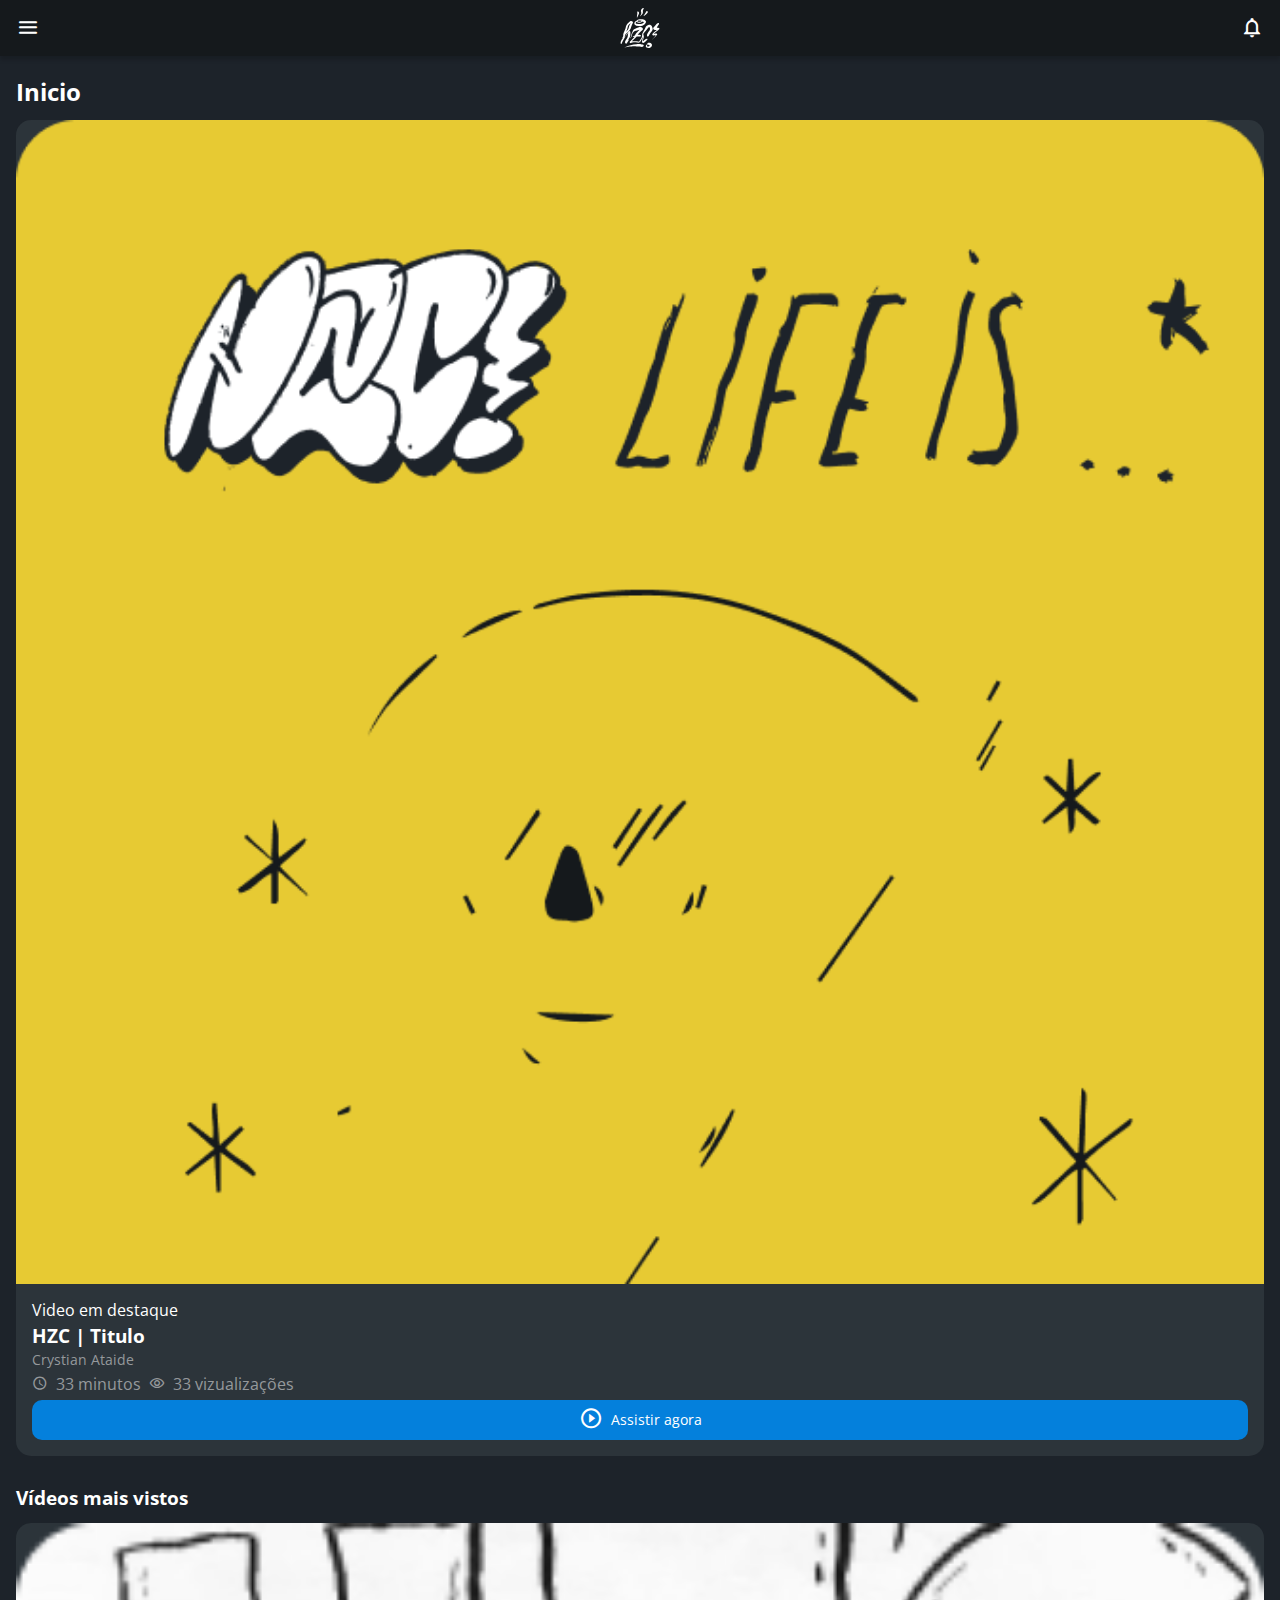
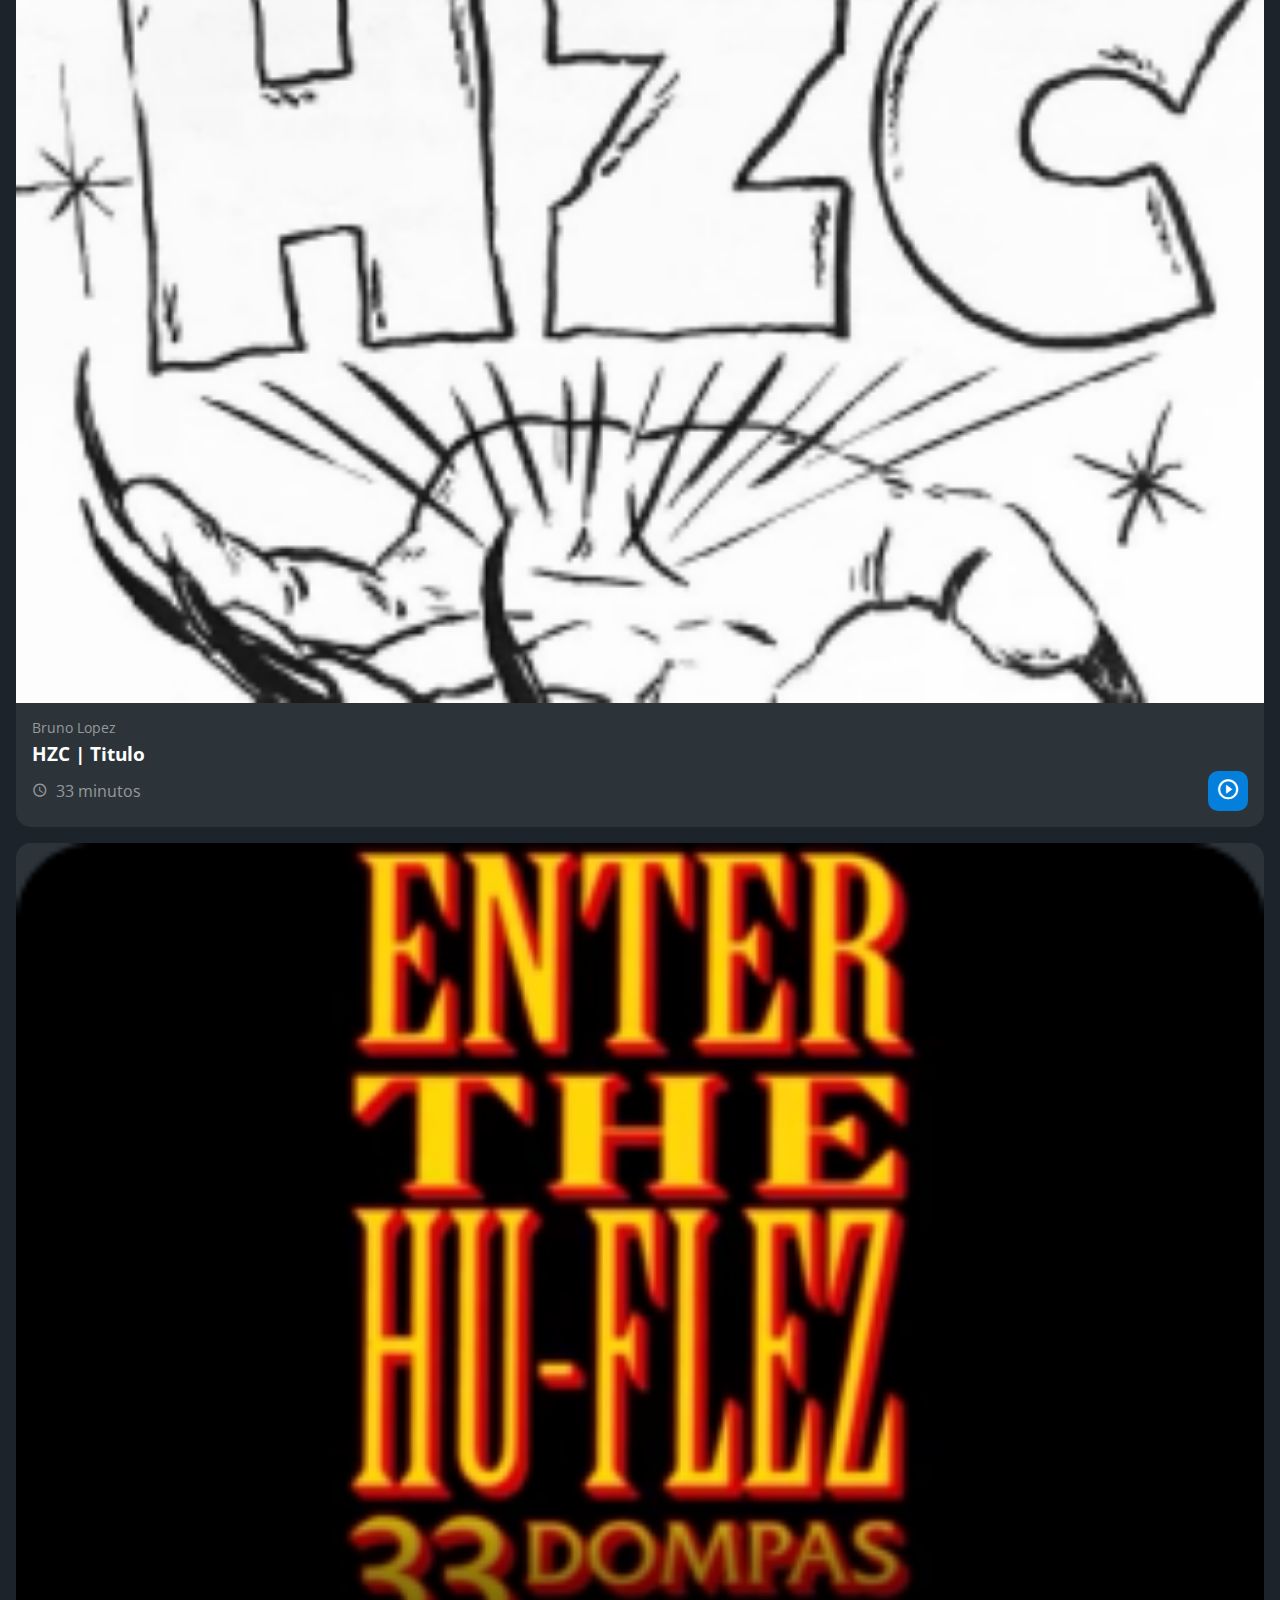
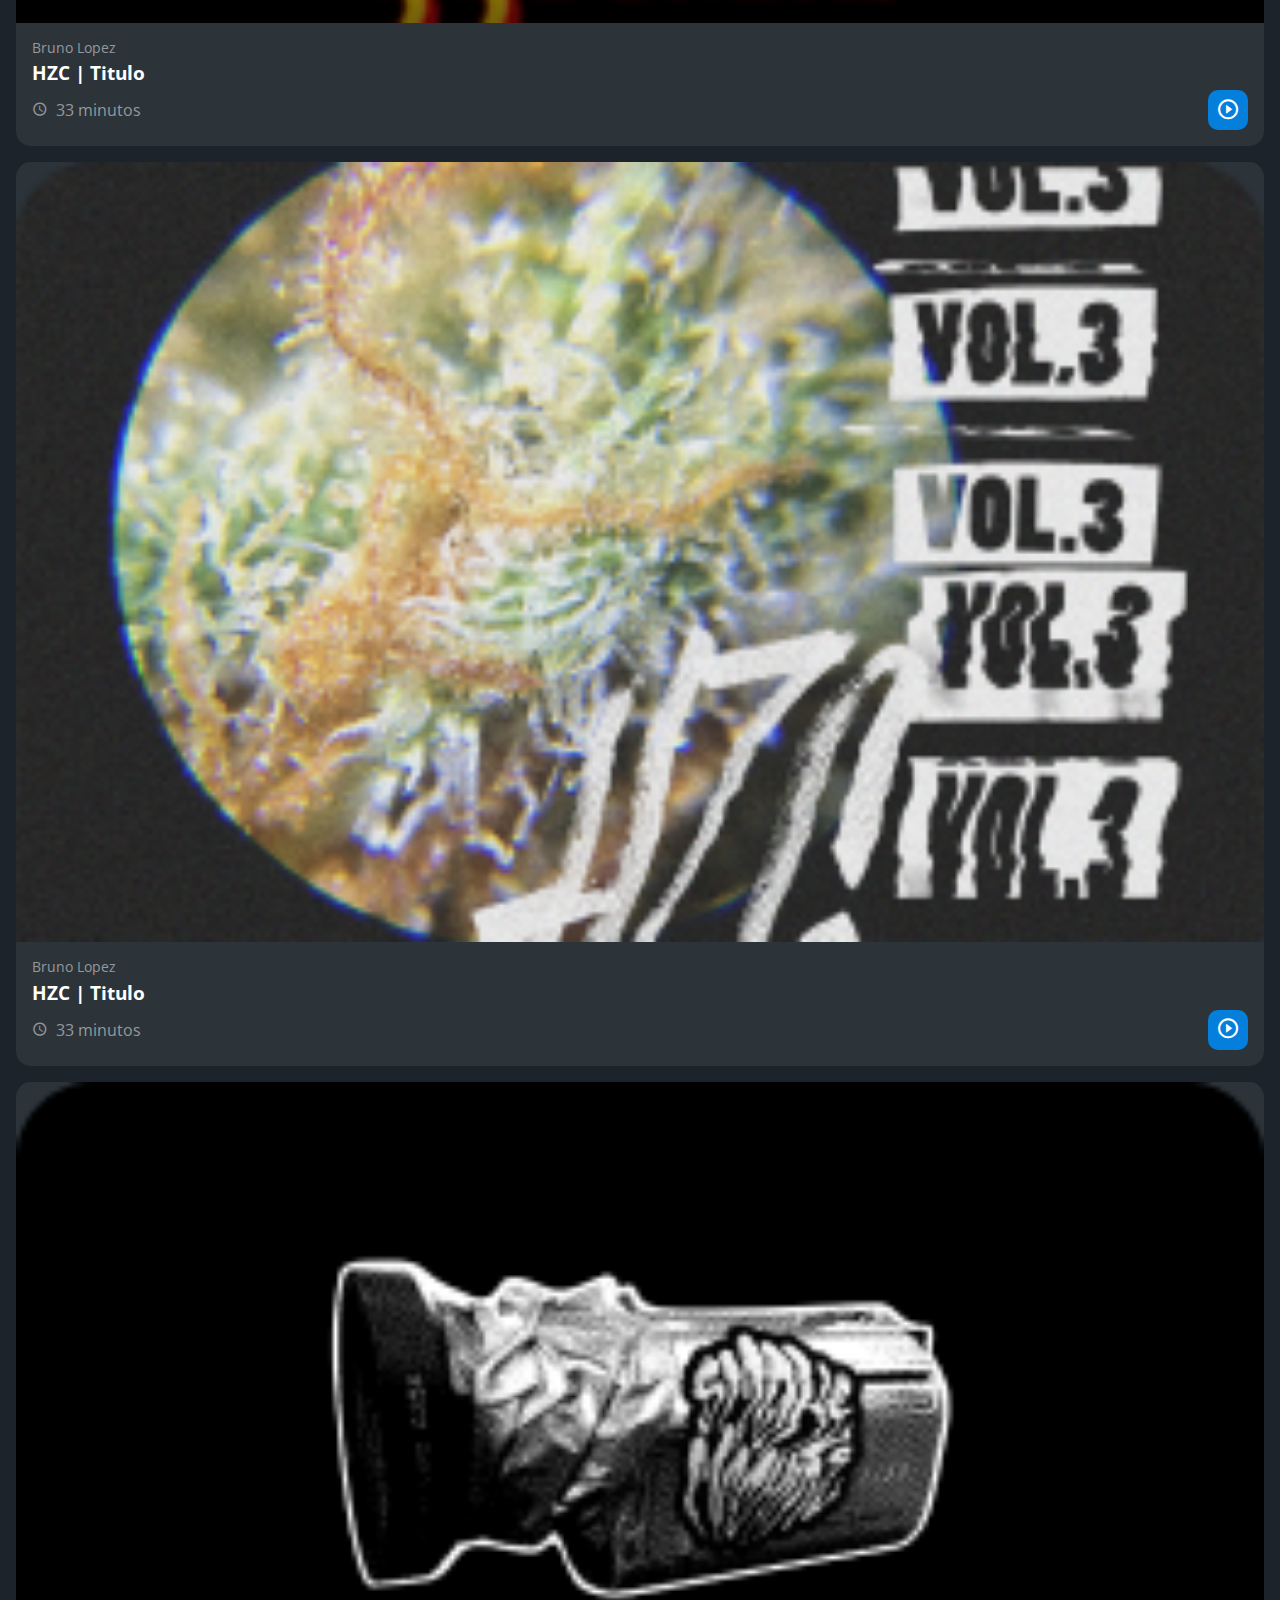
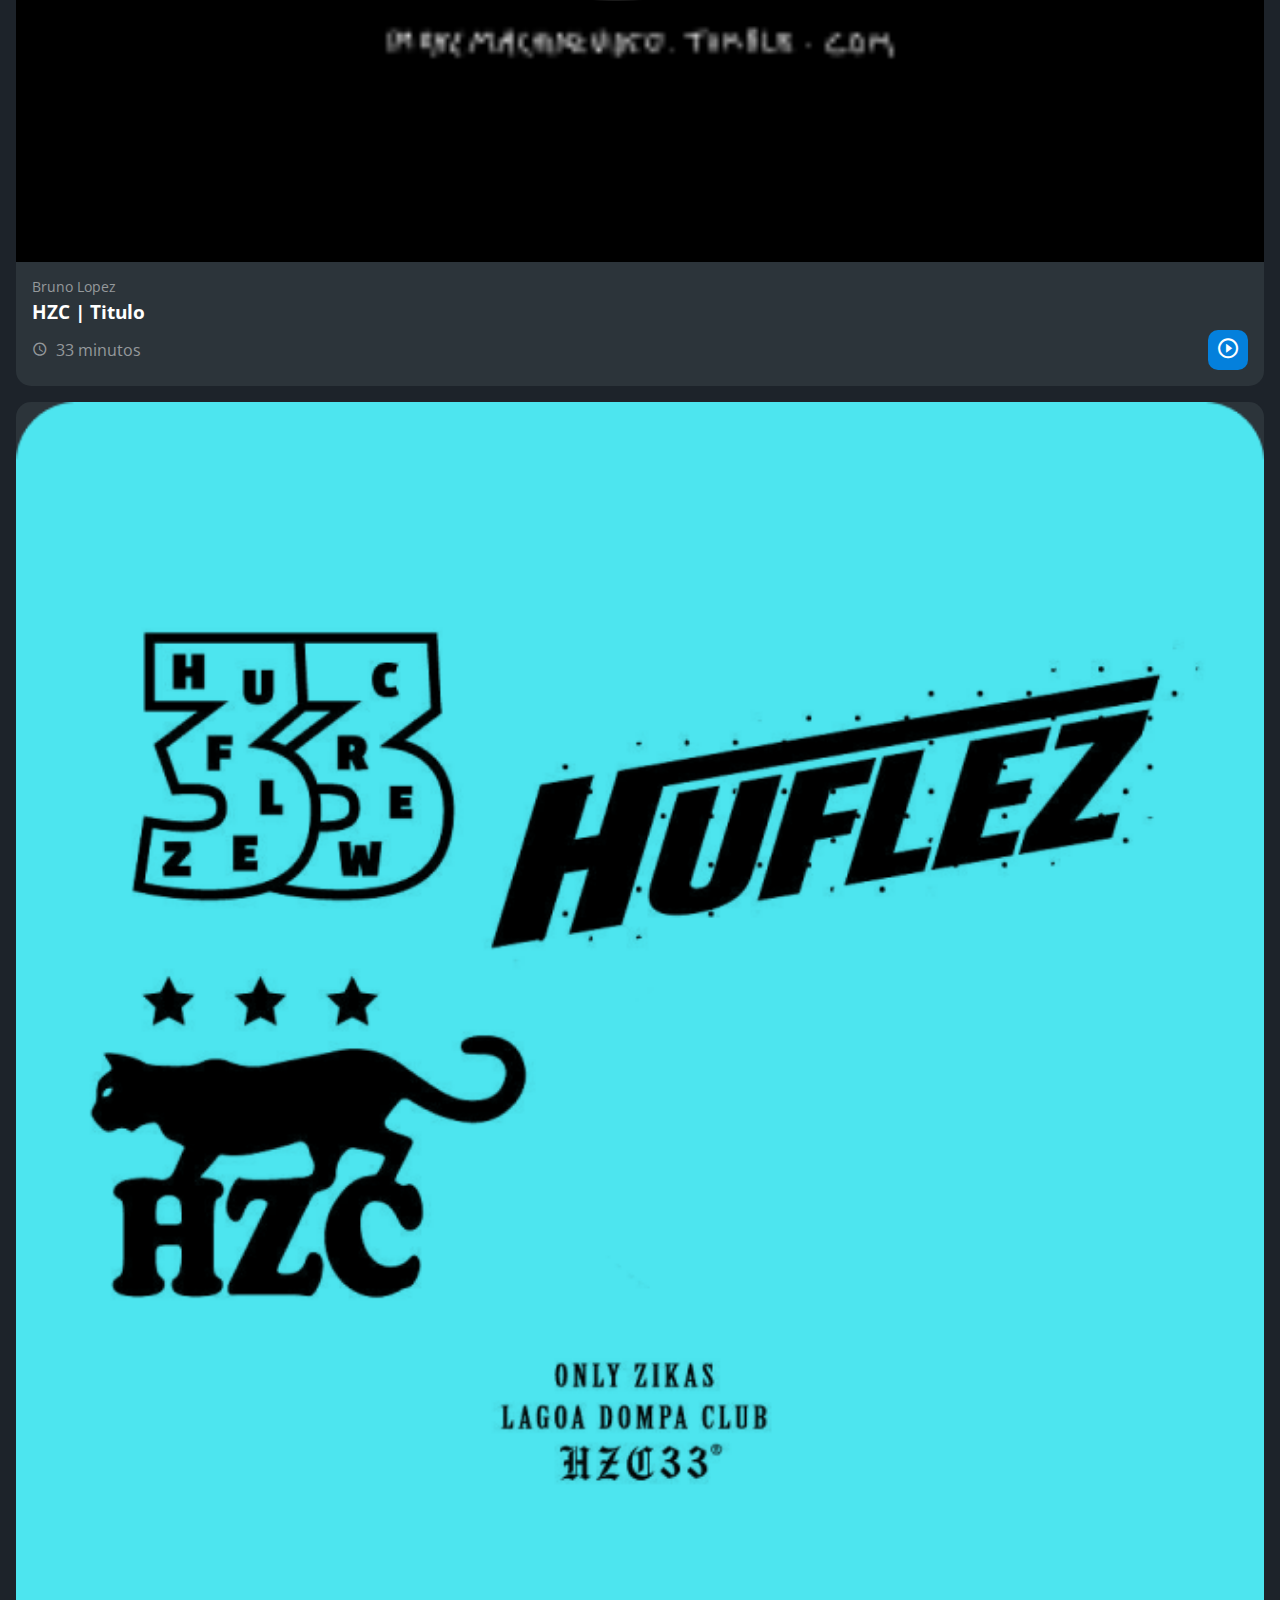
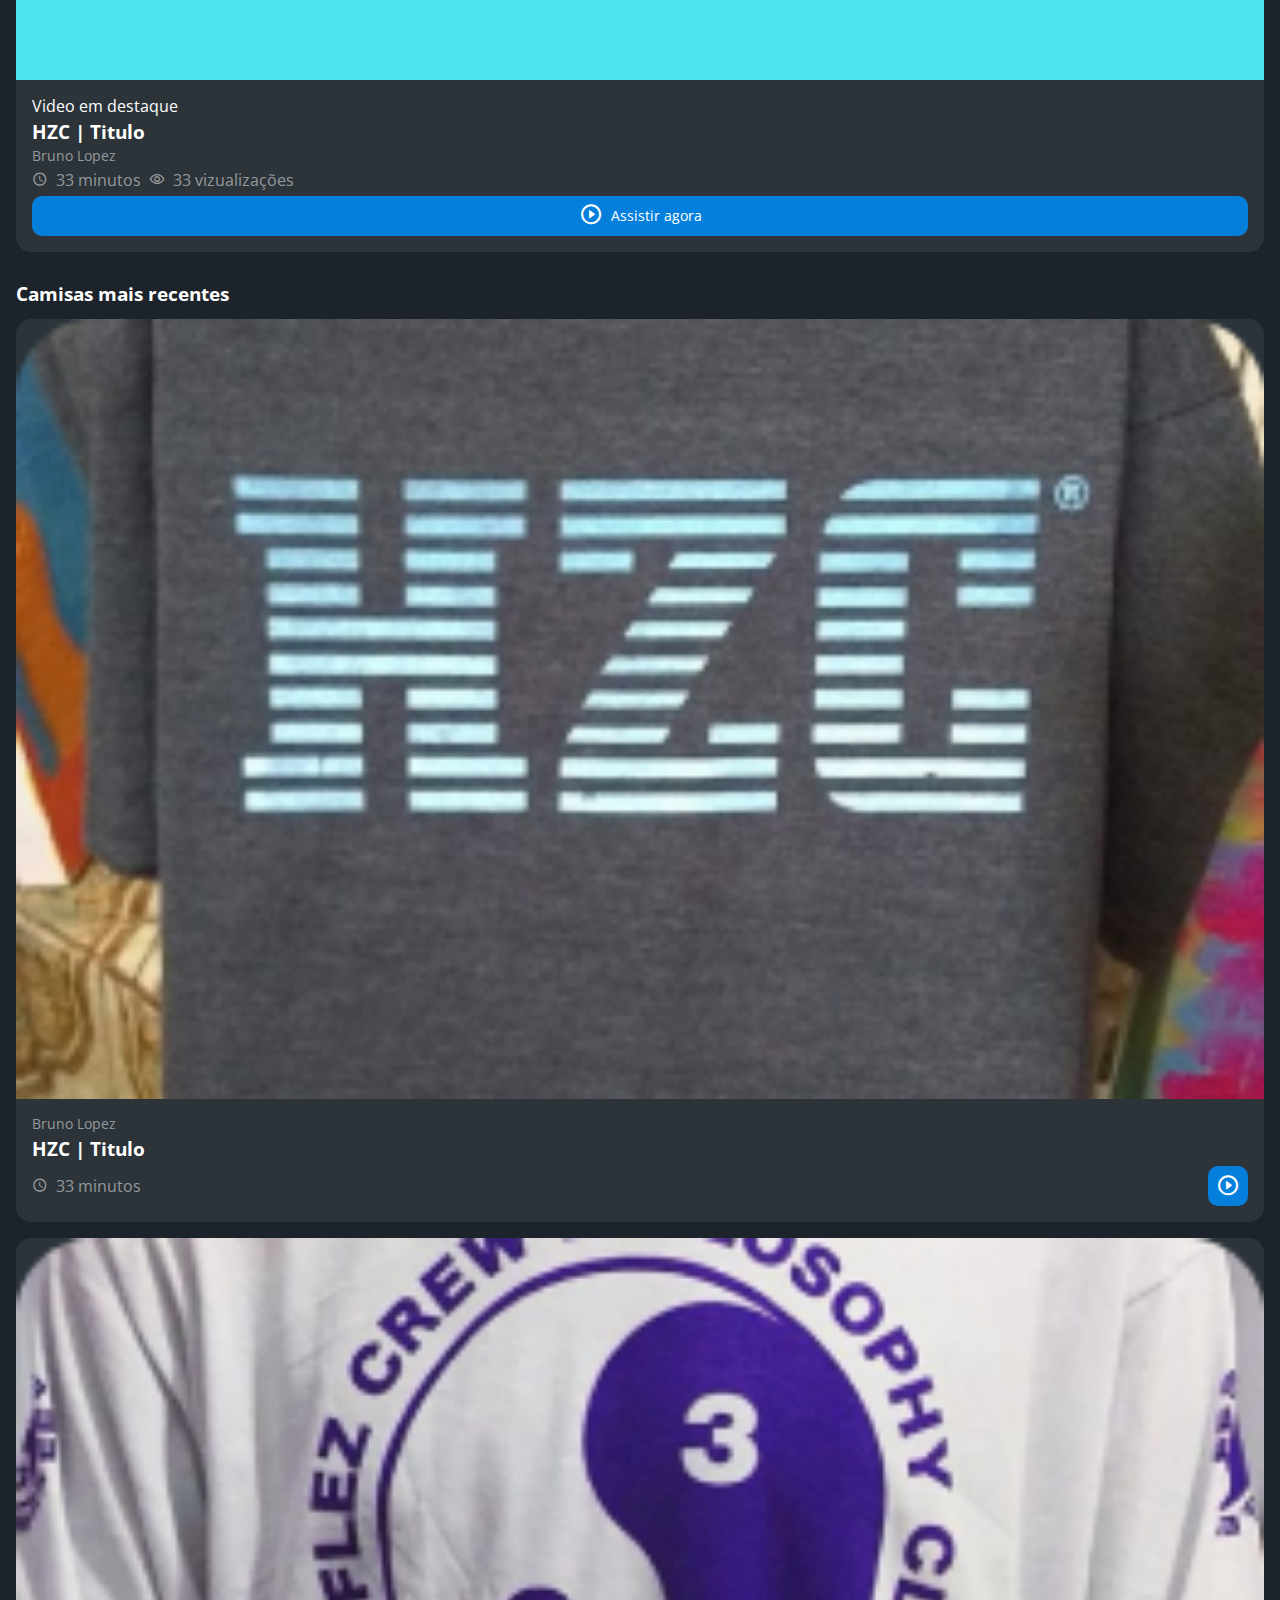
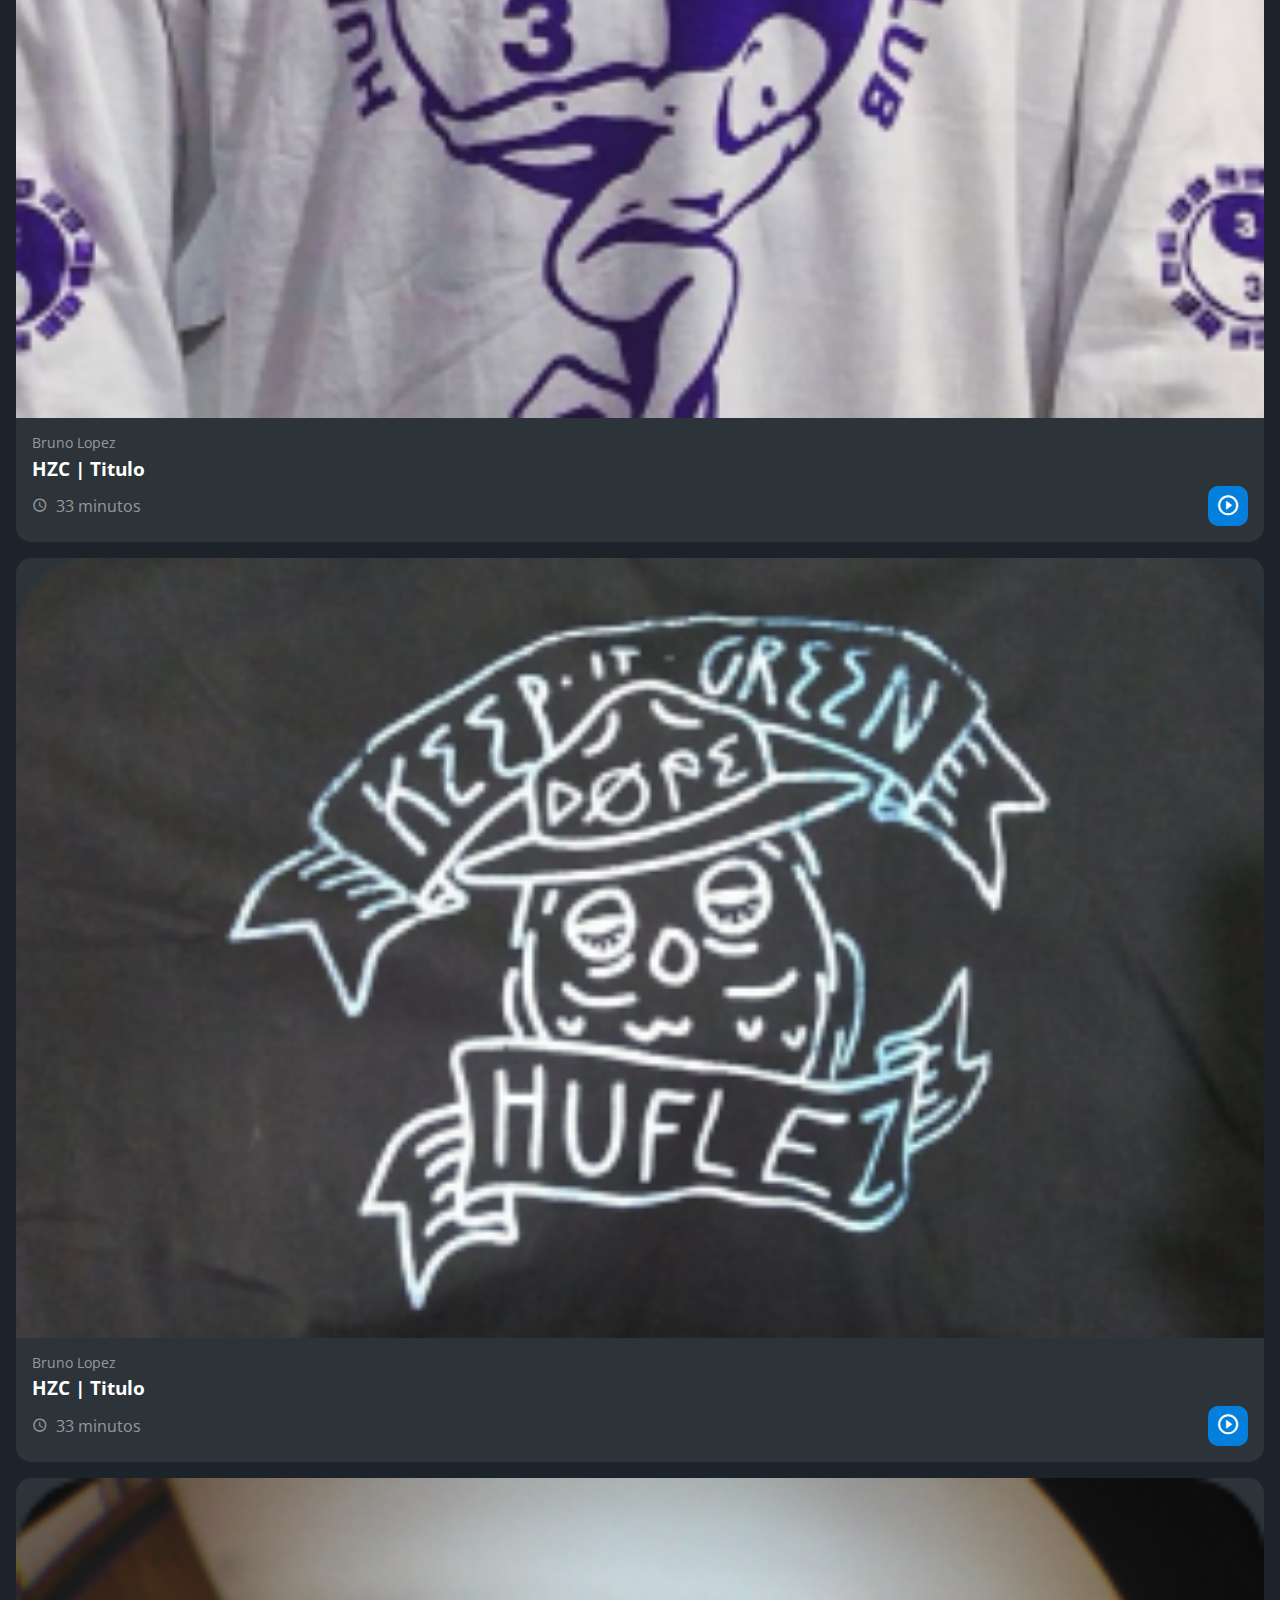
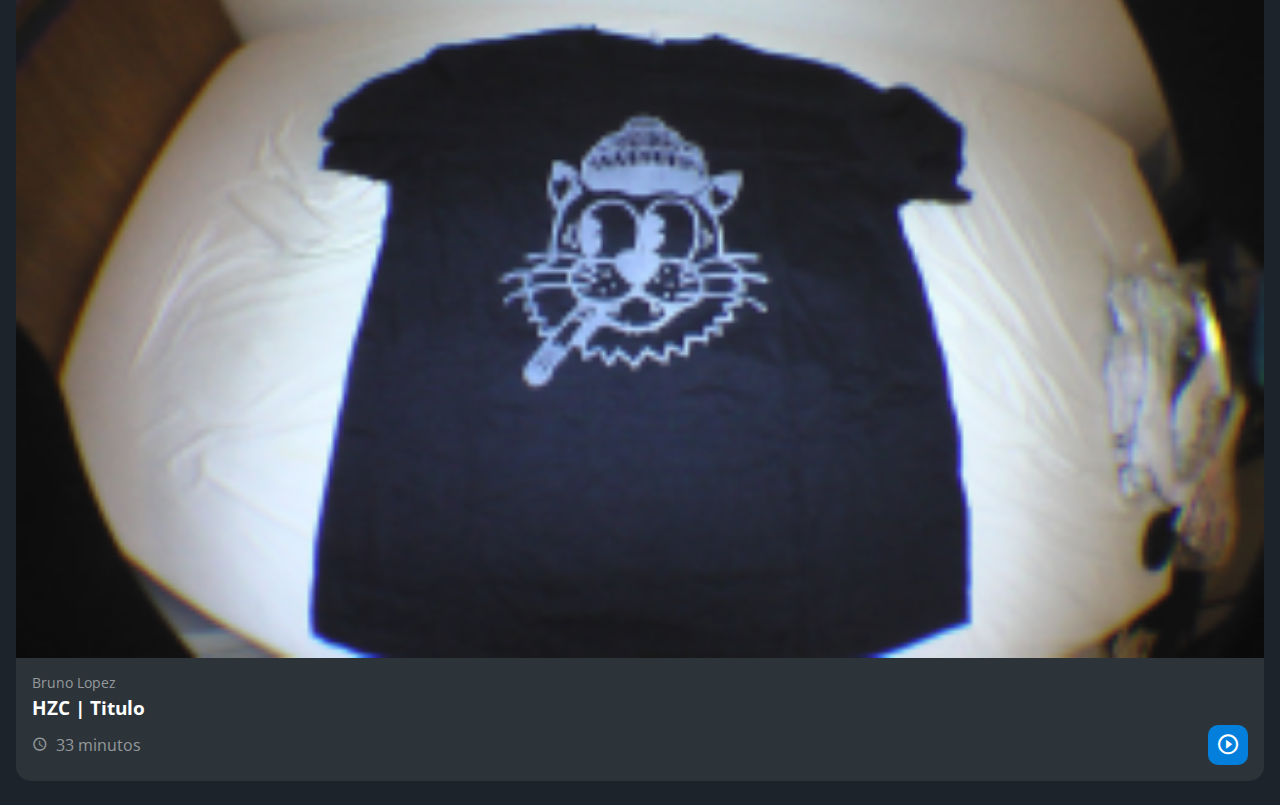
<file: index.html>
<!DOCTYPE html>
<html lang="pt-br">
    <head>
        <meta charset="UTF-8">
        <meta http-equiv="X-UA-Compatible" content="IE=edge">
        <meta name="viewport" content="width=device-width, initial-scale=1.0">
        <title>HZC | Home</title>
        <link rel="preconnect" href="https://fonts.googleapis.com">
        <link rel="preconnect" href="https://fonts.gstatic.com" crossorigin>
        <link rel="stylesheet" href="https://fonts.googleapis.com/css2?family=Open+Sans:wght@400;600;700&display=swap">
        <link rel="stylesheet" href="flex-e-grid-main/assets/css/reset.css">
        <link rel="stylesheet" href="flex-e-grid-main/assets/css/estilos.css">
    </head>
    <body>
        <header class="cabecalho">
            <button class="cabecalho__menu" aria-label="Menu"><i></i></button>
            <img src="flex-e-grid-main/assets/img/logo.svg" alt="Logotipo da HZC" class="cabecalho__logo">
            <p class="cabecalho__perfil">Crystian Ataide</p> 
            <button class="cabecalho__notificacao" aria-label="Notifcação"><i></i></button>
        </header>
        <nav class="menu-lateral">
            <img src="flex-e-grid-main/assets/img/logo.svg" alt="Logotipo da HZC" class="menu-lateral__logo">
            <a href="index.html" class="menu-lateral__link menu-lateral__link--inicio menu-lateral__link--ativo">Início</a>
            <a href="#" class="menu-lateral__link menu-lateral__link--videos">Vídeos</a>
            <a href="picos.html" class="menu-lateral__link menu-lateral__link--picos">Picos</a>
            <a href="#" class="menu-lateral__link menu-lateral__link--integrantes">Integrantes</a>
            <a href="#" class="menu-lateral__link menu-lateral__link--camisas">Camisas</a>
            <a href="#" class="menu-lateral__link menu-lateral__link--pinturas">Pinturas</a>
        </nav>
        <main class="principal">
            <h2 class="titulo-pagina">Inicio</h2>
            <article class="cartao cartao--destaque destaque-video">
                <img src="flex-e-grid-main/assets/img/banner-mobile_1.png" alt="Banner do Cartão" class="cartao__imagem cartao__imagem--mobile">
                <img src="flex-e-grid-main/assets/img/banner_1.png" alt="Banner do Cartão" class="cartao__imagem cartao__imagem--desktop">
                <div class="cartao__conteudo">
                    <p class="cartao__destaque">Video em destaque</p>
                    <h3 class="cartao__titulo">HZC | Titulo</h3>
                    <p class="cartao__perfil">Crystian Ataide</p>
                    <p class="cartao__info cartao__info--tempo">33 minutos</p>
                    <p class="cartao__info cartao__info--visualizacao">33 vizualizações</p>
                    <button class="cartao__botao cartao__botao--play cartao__botao--destaque">Assistir agora</button>
                </div>
            </article>
            <article class="cartao cartao--recentes videos-recentes">
                <h3 class="cartao__titulo">Vídeos recentes</h3>
                <a href="#" class="cartao__link">Ver todos</a>
                <ul class="cartao__lista">
                    <li class="cartao__item">
                        <img src="flex-e-grid-main/assets/img/miniatura_1.png" alt="Thumbnail" class="cartao__item--thumbnail">
                        <h4 class="cartao__item--titulo">HZC - Love Machine</h4>
                        <p class="cartao__item--perfil">Crystian Ataide</p>
                    </li>
                    <li class="cartao__item">
                        <img src="flex-e-grid-main/assets/img/miniatura_2.png" alt="Thumbnail" class="cartao__item--thumbnail">
                        <h4 class="cartao__item--titulo">HZC - Love Machine</h4>
                        <p class="cartao__item--perfil">Crystian Ataide</p>
                    </li>
                    <li class="cartao__item">
                        <img src="flex-e-grid-main/assets/img/miniatura_3.png" alt="Thumbnail" class="cartao__item--thumbnail">
                        <h4 class="cartao__item--titulo">HZC - Love Machine</h4>
                        <p class="cartao__item--perfil">Crystian Ataide</p>
                    </li>
                    <li class="cartao__item">
                        <img src="flex-e-grid-main/assets/img/miniatura_4.png" alt="Thumbnail" class="cartao__item--thumbnail">
                        <h4 class="cartao__item--titulo">HZC - Love Machine</h4>
                        <p class="cartao__item--perfil">Crystian Ataide</p>
                    </li>
                    <li class="cartao__item">
                        <img src="flex-e-grid-main/assets/img/miniatura_5.png" alt="Thumbnail" class="cartao__item--thumbnail">
                        <h4 class="cartao__item--titulo">HZC - Love Machine</h4>
                        <p class="cartao__item--perfil">Crystian Ataide</p>
                    </li>
                </ul>
            </article>
            <section class="secao secao-videos">
                <h3 class="titulo-secao">Vídeos mais vistos</h3>
                <article class="cartao">
                    <img src="flex-e-grid-main/assets/img/video_1.png" alt="Vídeo" class="cartao__imagem">
                    <div class="cartao__conteudo">
                        <p class="cartao__perfil">Bruno Lopez</p>
                        <h3 class="cartao__titulo">HZC | Titulo</h3>
                        <p class="cartao__info cartao__info--tempo">33 minutos</p>
                        <button class="cartao__botao cartao__botao--play" aria-label="Assistir agora"></button>
                    </div>
                </article>
                <article class="cartao">
                    <img src="flex-e-grid-main/assets/img/video_2.png" alt="Vídeo" class="cartao__imagem">
                    <div class="cartao__conteudo">
                        <p class="cartao__perfil">Bruno Lopez</p>
                        <h3 class="cartao__titulo">HZC | Titulo</h3>
                        <p class="cartao__info cartao__info--tempo">33 minutos</p>
                        <button class="cartao__botao cartao__botao--play" aria-label="Assistir agora"></button>
                    </div>
                </article>
                <article class="cartao">
                    <img src="flex-e-grid-main/assets/img/video_3.png" alt="Vídeo" class="cartao__imagem">
                    <div class="cartao__conteudo">
                        <p class="cartao__perfil">Bruno Lopez</p>
                        <h3 class="cartao__titulo">HZC | Titulo</h3>
                        <p class="cartao__info cartao__info--tempo">33 minutos</p>
                        <button class="cartao__botao cartao__botao--play" aria-label="Assistir agora"></button>
                    </div>
                </article>
                <article class="cartao">
                    <img src="flex-e-grid-main/assets/img/video_4.png" alt="Vídeo" class="cartao__imagem">
                    <div class="cartao__conteudo">
                        <p class="cartao__perfil">Bruno Lopez</p>
                        <h3 class="cartao__titulo">HZC | Titulo</h3>
                        <p class="cartao__info cartao__info--tempo">33 minutos</p>
                        <button class="cartao__botao cartao__botao--play" aria-label="Assistir agora"></button>
                    </div>
                </article>
            </section>
            <article class="cartao cartao--recentes produtos-recentes">
                <h3 class="cartao__titulo">Novas artes</h3>
                <a href="#" class="cartao__link">Ver todos</a>
                <ul class="cartao__lista">
                    <li class="cartao__item">
                        <img src="flex-e-grid-main/assets/img/miniatura_1.png" alt="Thumbnail" class="cartao__item--thumbnail">
                        <h4 class="cartao__item--titulo">HZC - Love Machine</h4>
                        <p class="cartao__item--perfil">Crystian Ataide</p>
                    </li>
                    <li class="cartao__item">
                        <img src="flex-e-grid-main/assets/img/miniatura_2.png" alt="Thumbnail" class="cartao__item--thumbnail">
                        <h4 class="cartao__item--titulo">HZC - Love Machine</h4>
                        <p class="cartao__item--perfil">Crystian Ataide</p>
                    </li>
                    <li class="cartao__item">
                        <img src="flex-e-grid-main/assets/img/miniatura_3.png" alt="Thumbnail" class="cartao__item--thumbnail">
                        <h4 class="cartao__item--titulo">HZC - Love Machine</h4>
                        <p class="cartao__item--perfil">Crystian Ataide</p>
                    </li>
                    <li class="cartao__item">
                        <img src="flex-e-grid-main/assets/img/miniatura_4.png" alt="Thumbnail" class="cartao__item--thumbnail">
                        <h4 class="cartao__item--titulo">HZC - Love Machine</h4>
                        <p class="cartao__item--perfil">Crystian Ataide</p>
                    </li>
                    <li class="cartao__item">
                        <img src="flex-e-grid-main/assets/img/miniatura_5.png" alt="Thumbnail" class="cartao__item--thumbnail">
                        <h4 class="cartao__item--titulo">HZC - Love Machine</h4>
                        <p class="cartao__item--perfil">Crystian Ataide</p>
                    </li>
                </ul>
            </article>
            <article class="cartao cartao--destaque destaque-produtos">
                <img src="flex-e-grid-main/assets/img/banner-mobile_2.png" alt="Banner do Cartão" class="cartao__imagem cartao__imagem--mobile">
                <img src="flex-e-grid-main/assets/img/banner_2.png" alt="Banner do Cartão" class="cartao__imagem cartao__imagem--desktop">
                <div class="cartao__conteudo">
                    <p class="cartao__destaque">Video em destaque</p>
                    <h3 class="cartao__titulo">HZC | Titulo</h3>
                    <p class="cartao__perfil">Bruno Lopez</p>
                    <p class="cartao__info cartao__info--tempo">33 minutos</p>
                    <p class="cartao__info cartao__info--visualizacao">33 vizualizações</p>
                    <button class="cartao__botao cartao__botao--play cartao__botao--destaque">Assistir agora</button>
                </div>
            </article>
            <section class="secao secao-produtos">
                <h3 class="titulo-secao">Camisas mais recentes</h3>
                <article class="cartao">
                    <img src="flex-e-grid-main/assets/img/produto_1.png" alt="Vídeo" class="cartao__imagem">
                    <div class="cartao__conteudo">
                        <p class="cartao__perfil">Bruno Lopez</p>
                        <h3 class="cartao__titulo">HZC | Titulo</h3>
                        <p class="cartao__info cartao__info--tempo">33 minutos</p>
                        <button class="cartao__botao cartao__botao--play" aria-label="Assistir agora"></button>
                    </div>
                </article>
                <article class="cartao">
                    <img src="flex-e-grid-main/assets/img/produto_2.png" alt="Vídeo" class="cartao__imagem">
                    <div class="cartao__conteudo">
                        <p class="cartao__perfil">Bruno Lopez</p>
                        <h3 class="cartao__titulo">HZC | Titulo</h3>
                        <p class="cartao__info cartao__info--tempo">33 minutos</p>
                        <button class="cartao__botao cartao__botao--play" aria-label="Assistir agora"></button>
                    </div>
                </article>
                <article class="cartao">
                    <img src="flex-e-grid-main/assets/img/produto_3.png" alt="Vídeo" class="cartao__imagem">
                    <div class="cartao__conteudo">
                        <p class="cartao__perfil">Bruno Lopez</p>
                        <h3 class="cartao__titulo">HZC | Titulo</h3>
                        <p class="cartao__info cartao__info--tempo">33 minutos</p>
                        <button class="cartao__botao cartao__botao--play" aria-label="Assistir agora"></button>
                    </div>
                </article>
                <article class="cartao">
                    <img src="flex-e-grid-main/assets/img/produto_4.png" alt="Vídeo" class="cartao__imagem">
                    <div class="cartao__conteudo">
                        <p class="cartao__perfil">Bruno Lopez</p>
                        <h3 class="cartao__titulo">HZC | Titulo</h3>
                        <p class="cartao__info cartao__info--tempo">33 minutos</p>
                        <button class="cartao__botao cartao__botao--play" aria-label="Assistir agora"></button>
                    </div>
                </article>
            </section>
        </main>
        <script src="index.js"></script>
    </body>
</html>
</file>
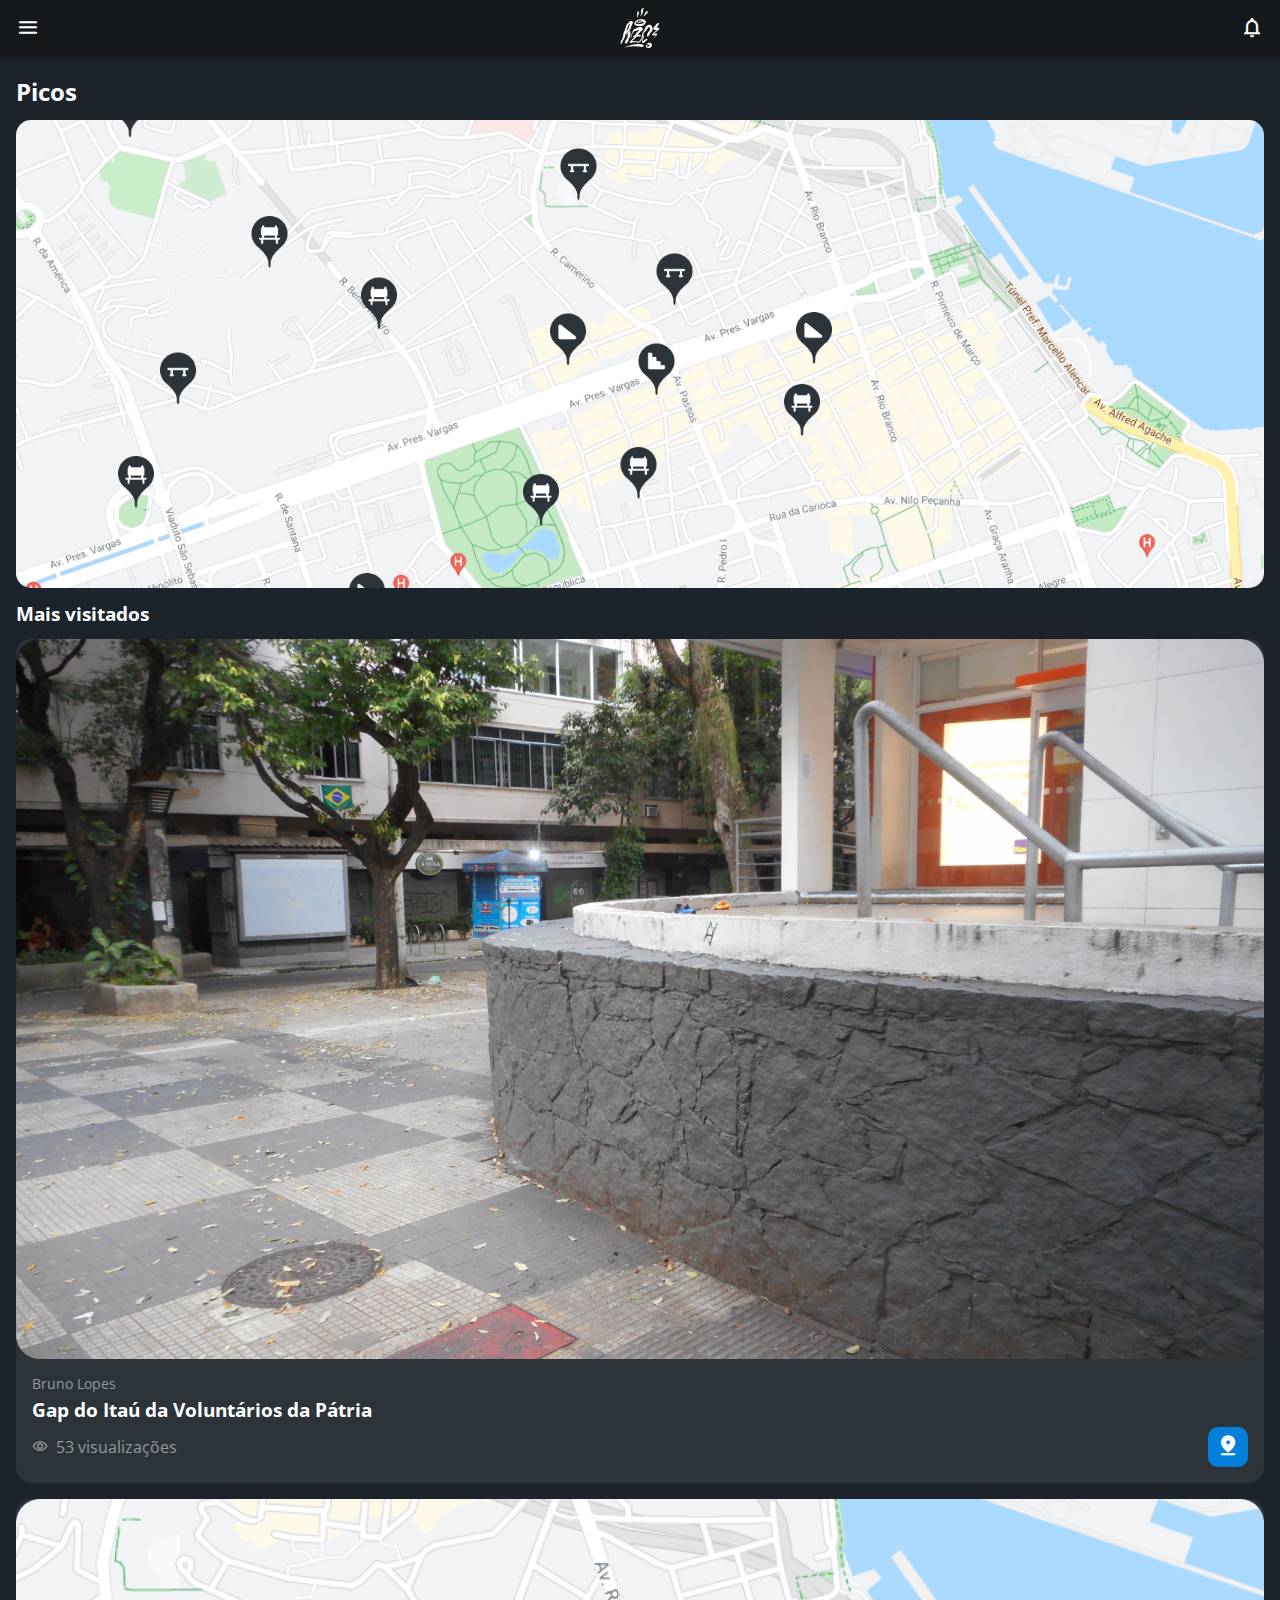
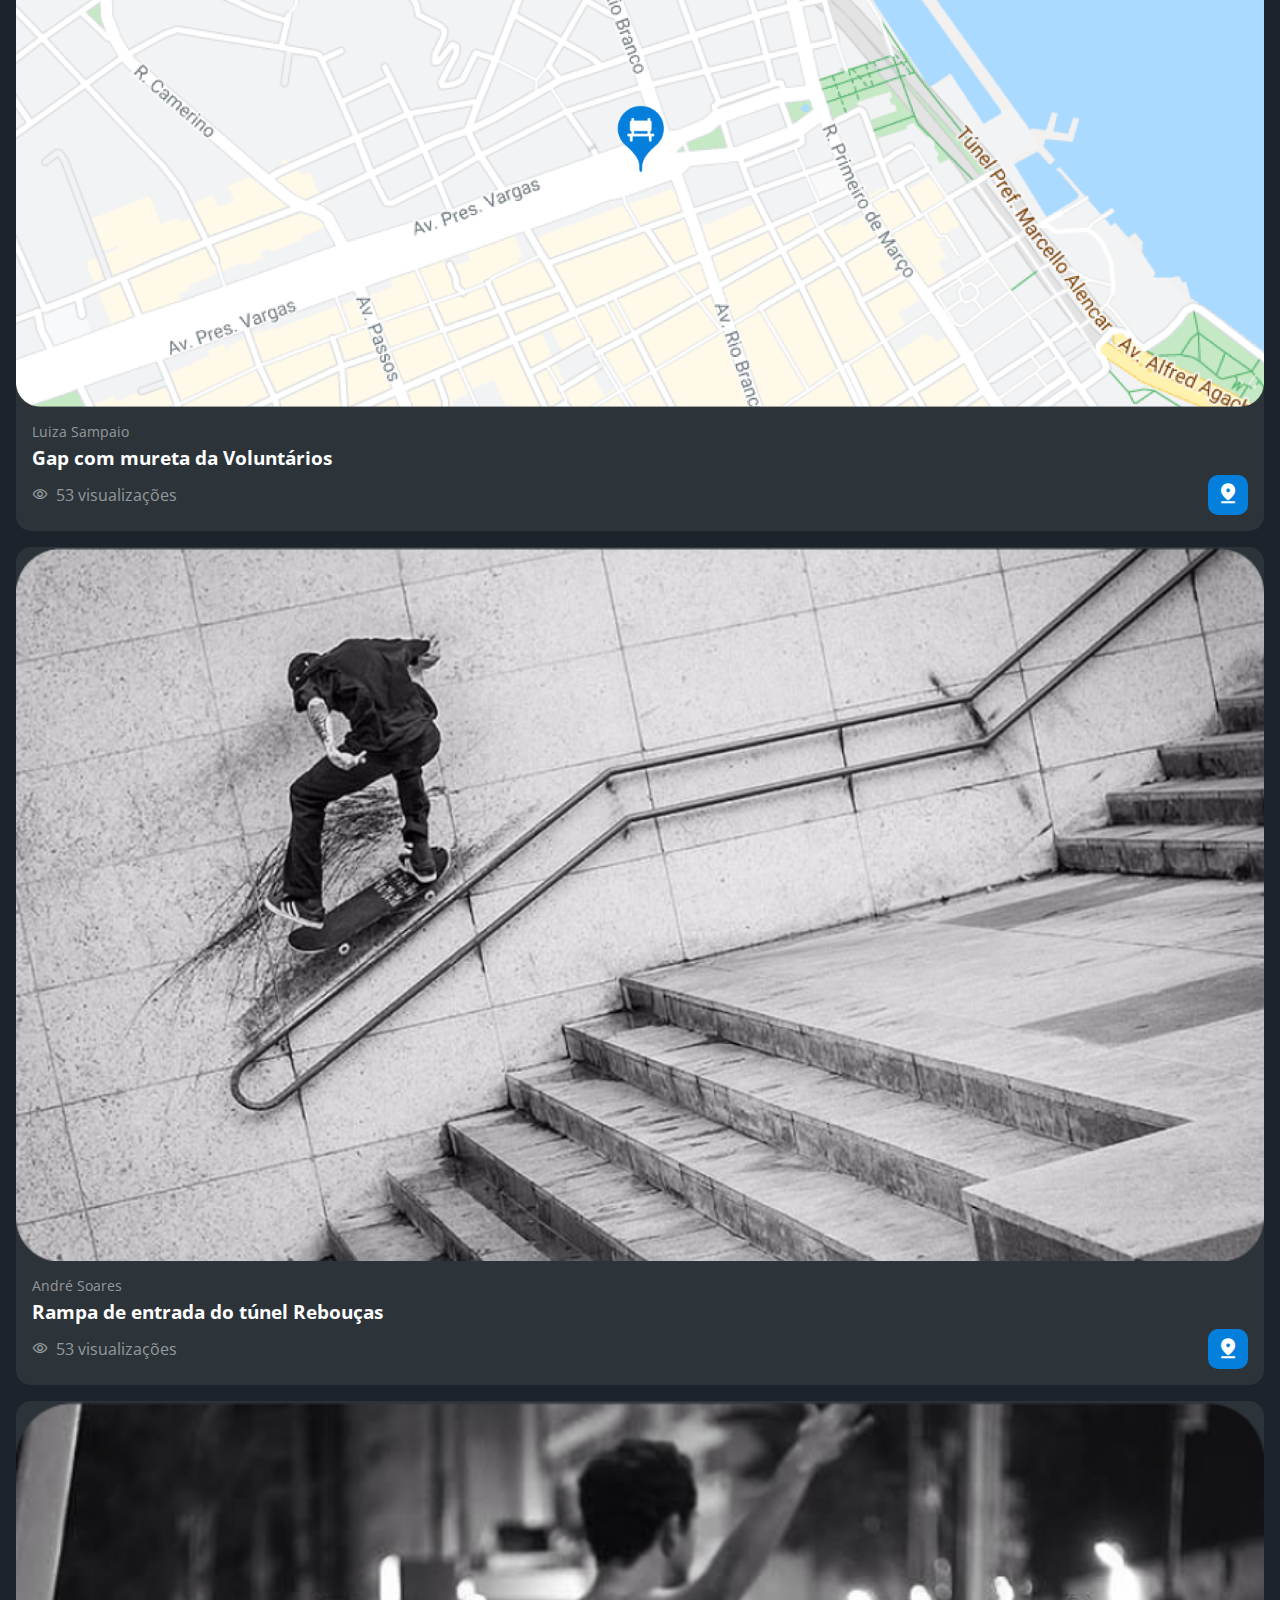
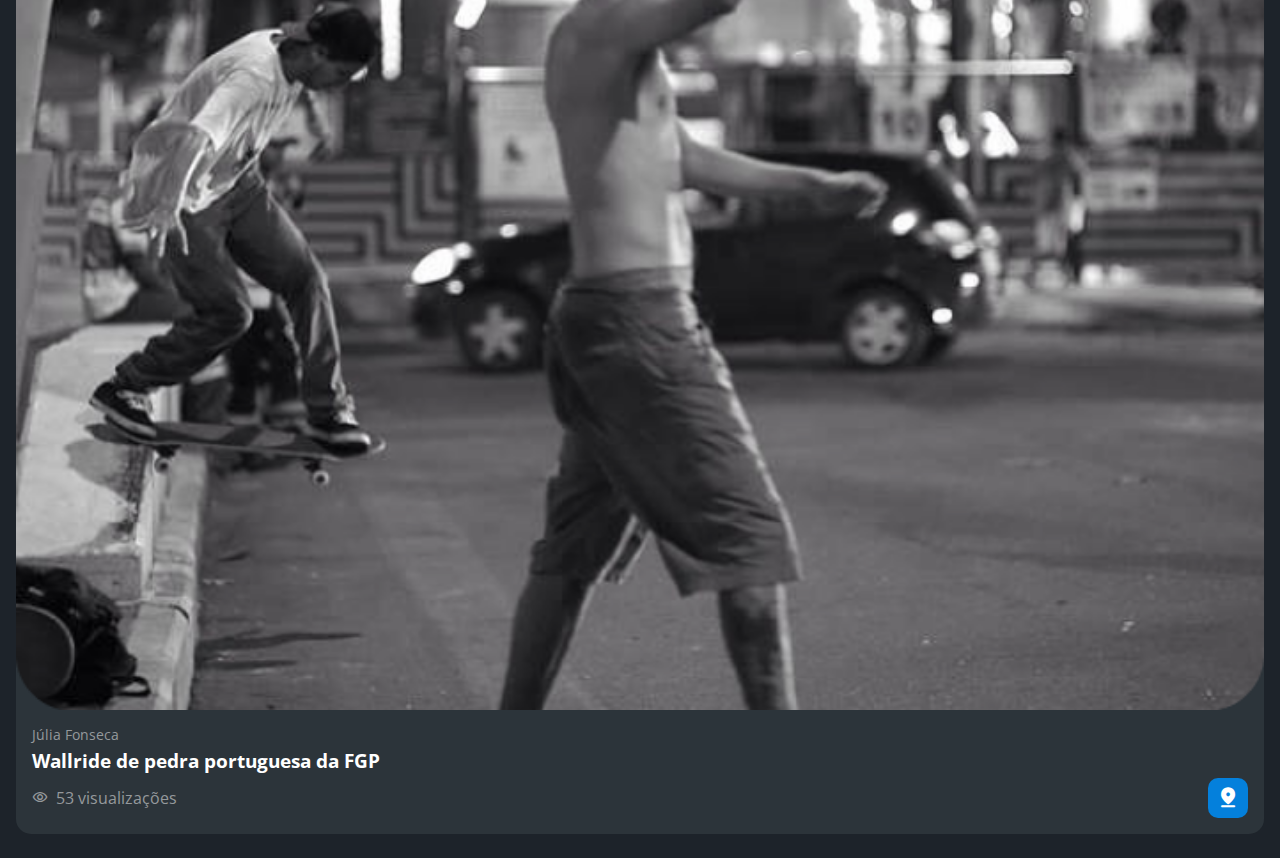
<file: picos.html>
<!DOCTYPE html>
<html lang="pt-br">
<head>
    <meta charset="UTF-8">
    <meta http-equiv="X-UA-Compatible" content="IE=edge">
    <meta name="viewport" content="width=device-width, initial-scale=1.0">
    <title>HZC | Picos</title>
    <link rel="preconnect" href="https://fonts.googleapis.com">
    <link rel="preconnect" href="https://fonts.gstatic.com" crossorigin>
    <link rel="stylesheet" href="https://fonts.googleapis.com/css2?family=Open+Sans:wght@400;600;700&display=swap">
    <link rel="stylesheet" href="flex-e-grid-main/assets/css/reset.css">
    <link rel="stylesheet" href="flex-e-grid-main/assets/css/estilos.css">
</head>
<body>
    <header class="cabecalho">
        <button class="cabecalho__menu" aria-label="Menu"><i></i></button>
        <img src="flex-e-grid-main/assets/img/logo.svg" alt="Logotipo da HZC" class="cabecalho__logo">
        <p class="cabecalho__perfil">Crystian Ataide</p>
        <button class="cabecalho__notificacao" aria-label="Notificação"><i></i></button>
    </header>
    <nav class="menu-lateral">
        <img src="flex-e-grid-main/assets/img/logo.svg" alt="Logotipo da HZC" class="menu-lateral__logo">
        <a href="index.html" class="menu-lateral__link menu-lateral__link--inicio">Início</a>
        <a href="#" class="menu-lateral__link menu-lateral__link--videos">Vídeos</a>
        <a href="picos.html" class="menu-lateral__link menu-lateral__link--picos menu-lateral__link--ativo">Picos</a>
        <a href="#" class="menu-lateral__link menu-lateral__link--integrantes">Integrantes</a>
        <a href="#" class="menu-lateral__link menu-lateral__link--camisas">Camisas</a>
        <a href="#" class="menu-lateral__link menu-lateral__link--pinturas">Pinturas</a>
    </nav>
    <main class="principal principal--picos">
        <h2 class="titulo-pagina">Picos</h2>
        <article class="cartao picos-mapa" aria-label="Mapa dos picos favoritos"></article>
        <article class="cartao cartao--recentes picos-favoritos">
            <h3 class="cartao__titulo">Favoritos</h3>
            <a href="#" class="cartao__link">Ver todos</a>
            <ul class="cartao__lista">
                <li class="cartao__item">
                    <img src="flex-e-grid-main/assets/img/miniatura_1.png" alt="Thumbnail" class="cartao__item-thumbnail">
                    <h4 class="cartao__item-titulo">Wallride da FGP</h4>
                    <p class="cartao__item-perfil">Júlia Fonseca</p>
                </li>
                <li class="cartao__item">
                    <img src="flex-e-grid-main/assets/img/miniatura_2.png" alt="Thumbnail" class="cartao__item-thumbnail">
                    <h4 class="cartao__item-titulo">Borda de valores</h4>
                    <p class="cartao__item-perfil">Júlia Fonseca</p>
                </li>
                <li class="cartao__item">
                    <img src="flex-e-grid-main/assets/img/miniatura_3.png" alt="Thumbnail" class="cartao__item-thumbnail">
                    <h4 class="cartao__item-titulo">Wallride do Rebouças</h4>
                    <p class="cartao__item-perfil">Júlia Fonseca</p>
                </li>
                <li class="cartao__item">
                    <img src="flex-e-grid-main/assets/img/miniatura_4.png" alt="Thumbnail" class="cartao__item-thumbnail">
                    <h4 class="cartao__item-titulo">Segundo setor da praça Mauá</h4>
                    <p class="cartao__item-perfil">Júlia Fonseca</p>
                </li>
                <li class="cartao__item">
                    <img src="flex-e-grid-main/assets/img/miniatura_5.png" alt="Thumbnail" class="cartao__item-thumbnail">
                    <h4 class="cartao__item-titulo">Wallride do Rebouças</h4>
                    <p class="cartao__item-perfil">Júlia Fonseca</p>
                </li>
            </ul>
        </article>
        <section class="secao secao-picos-mais-visitados">
            <h3 class="titulo-secao">Mais visitados</h3>
            <article class="cartao">
                <img src="flex-e-grid-main/assets/img/artigo_1.png" alt="Vídeo" class="cartao__imagem">
                <div class="cartao__conteudo">
                    <p class="cartao__perfil">Bruno Lopes</p>
                    <h3 class="cartao__titulo">Gap do Itaú da Voluntários da Pátria</h3>
                    <p class="cartao__info cartao__info--visualizacao">53 visualizações</p>
                    <button class="cartao__botao cartao__botao--pico" aria-label="Visualizar no maps"></button>
                </div>
            </article>
            <article class="cartao">
                <img src="flex-e-grid-main/assets/img/artigo_2.png" alt="Vídeo" class="cartao__imagem">
                <div class="cartao__conteudo">
                    <p class="cartao__perfil">Luiza Sampaio</p>
                    <h3 class="cartao__titulo">Gap com mureta da Voluntários</h3>
                    <p class="cartao__info cartao__info--visualizacao">53 visualizações</p>
                    <button class="cartao__botao cartao__botao--pico" aria-label="Visualizar no maps"></button>
                </div>
            </article>
            <article class="cartao">
                <img src="flex-e-grid-main/assets/img/artigo_3.png" alt="Vídeo" class="cartao__imagem">
                <div class="cartao__conteudo">
                    <p class="cartao__perfil">André Soares</p>
                    <h3 class="cartao__titulo">Rampa de entrada do túnel Rebouças</h3>
                    <p class="cartao__info cartao__info--visualizacao">53 visualizações</p>
                    <button class="cartao__botao cartao__botao--pico" aria-label="Visualizar no maps"></button>
                </div>
            </article>
            <article class="cartao">
                <img src="flex-e-grid-main/assets/img/artigo_4.png" alt="Vídeo" class="cartao__imagem">
                <div class="cartao__conteudo">
                    <p class="cartao__perfil">Júlia Fonseca</p>
                    <h3 class="cartao__titulo">Wallride de pedra portuguesa da FGP</h3>
                    <p class="cartao__info cartao__info--visualizacao">53 visualizações</p>
                    <button class="cartao__botao cartao__botao--pico" aria-label="Visualizar no maps"></button>
                </div>
            </article>
        </section>
    </main>
    <script src="index.js"></script>
</body>
</html>
</file>
<file: flex-e-grid-main/assets/css/estilos.css>
@font-face {
    font-family: 'icones';
    src: url(../font/icones.ttf);
}

body {
    background-color: #1D232A;
    font-family: 'Open Sans', 'icones', sans-serif;
    color: #FFFFFF;
}

@media screen and (min-width: 1440px) {
    body {
        display: grid;
        grid-template-columns: auto 1fr;
    }
}

.cabecalho {
    display: flex;
    justify-content: space-between;
    align-items: center;
    background-color: #15191C;
    padding: 8px 16px;
    box-shadow: 0px 4px 4px rgba(0, 0, 0, 0.16);
}

.cabecalho__menu i::before {
    content: "\e904";
    font-size: 24px;
}

.cabecalho__notificacao i::before {
    content: "\e906";
    font-size: 24px;
}

.cabecalho__logo {
    width: 40px;
}

.cabecalho__perfil {
    display: none;
}

@media screen and (min-width: 1440px) {
    .cabecalho {
        background-color: #1D232A;
        display: grid;
        column-gap: 32px;
        grid-template-columns: 1fr auto;
        padding: 16px 60px;
        height: 80px;
        box-sizing: border-box;
        grid-column: 2;
    }

    .cabecalho__menu {
        display: none;
    }

    .cabecalho__logo {
        display: none;
    }

    .cabecalho__perfil {
        display: grid;
        grid-template-columns: repeat(3, auto);
        column-gap: 8px;
        align-items: center;
        justify-self: flex-end;
        color: #95999C;
        padding: 8px 32px;
        border-right: 1px solid #95999C;
    }

    .cabecalho__perfil::before {
        content: "";
        display: block;
        width: 32px;
        height: 32px;
        background-image: url(../img/profile_2.png);
        background-size: contain;
        background-repeat: no-repeat;
        background-position: center;
    }

    .cabecalho__perfil::after {
        content: "\e90d";
        color: #FFFFFF;
        font-size: 1.5rem;
    }
}

.menu-lateral {
    display: flex;
    flex-direction: column;
    background-color: #15191C;
    width: 75vw;
    height: 100vh;

    position: absolute;
    left: -100vw;
    transition: .25s;
}

.menu-lateral--ativo {
    left: 0;
    transition: .25s;
}

.menu-lateral__logo {
    width: 118px;
    align-self: center;
    padding: 16px;
}

.menu-lateral__link {
    height: 64px;
    color: #95999C;
    padding-left: 64px;
    display: flex;
    align-items: center;
}

.menu-lateral__link--ativo {
    color: #FFFFFF;
    padding-left: 56px;
    border-left: 8px solid #FFFFFF;
}

.menu-lateral__link::before {
    content: "\e900";
    width: 24px;
    height: 24px;
    font-size: 24px;
    position: absolute;
    left: 24px;
}

.menu-lateral__link--inicio::before {
    content: "\e902";
}

.menu-lateral__link--videos::before {
    content: "\e90e";
}

.menu-lateral__link--picos::before {
    content: "\e909";
}

.menu-lateral__link--integrantes::before {
    content: "\e903";
}

.menu-lateral__link--camisas::before {
    content: "\e900";
}

.menu-lateral__link--pinturas::before {
    content: "\e90a";
}

@media screen and (min-width: 1440px) {
    .menu-lateral {
        position: static;
        width: 200px;
        grid-column: 1;
        grid-row: 1 / span 2;
    }
}

.principal {
    padding: 24px 16px;
    display: grid;
    gap: 16px;
}

.titulo-pagina {
    font-size: 1.5rem;
    font-weight: 700;
}

.titulo-secao {
    font-size: 1.2rem;
    font-weight: 700;
}

@media screen and (min-width: 1440px) {
    .principal {
        display: grid;
        grid-template-columns: auto 1fr auto;
        grid-template-areas: 
            "titulo-pagina titulo-pagina titulo-pagina"
            "destaque-video destaque-video videos-recentes"
            "secao-videos secao-videos secao-videos"
            "produtos-recentes destaque-produtos destaque-produtos"
            "secao-produtos secao-produtos secao-produtos"
        ;
        column-gap: 32px;
        padding: 16px 60px;
        grid-column: 2;
    }

    .titulo-secao {
        grid-column: span 4;
    }
}

.cartao {
    width: 100%;
    border-radius: 15px;
    overflow: hidden;
    background-color: #2C343A;
}

.cartao__imagem--desktop {
    display: none;
}

.cartao--destaque {
    margin-bottom: 16px;
}

.cartao__conteudo {
    padding: 16px;
    display: grid;
    grid-template-columns: auto 1fr;
    gap: 8px;
}

.cartao__destaque {
    grid-column: span 2;
}

.cartao__titulo {
    font-size: 1.2rem;
    font-weight: 700;
    grid-column: span 2;
}

.cartao__perfil {
    color: #95999C;
    font-size: 0.9rem;
    grid-column: span 2;
}

.cartao__info {
    display: flex;
    align-items: center;
    color: #95999C;
}

.cartao__info--tempo::before {
    content: "\e90c";
    margin-right: 8px;    
}

.cartao__info--visualizacao::before {
    content: "\e90f";
    margin-right: 8px;    
}

.cartao__botao {
    display: flex;
    justify-content: center;
    align-items: center;
    background-color: #0480DC;
    width: 40px;
    height: 40px;
    border-radius: 10px;
    font-size: 0.9rem;
    justify-self: flex-end;
}

.cartao__botao--play::before {
    content: "\e90b";
    font-size: 24px;
}

.cartao__botao--destaque {
    width: 100%;
    grid-column: span 2;
}

.cartao__botao--destaque::before {
    margin-right: 8px;
}

.cartao--recentes {
    display: none;
}

@media screen and (min-width: 1440px) {
    .cartao--destaque {
        margin-bottom: 0;
    }
    
    .cartao__imagem--mobile {
        display: none;
    }
    
    .cartao__imagem--desktop {
        display: block;
    }

    .cartao__botao--destaque {
        grid-column: auto;
        padding: 16px 8px;
    }

    .cartao--recentes {
        display: grid;
        grid-template-columns: auto auto;
        align-items: center;
        row-gap: 24px;
        width: 256px;
        padding: 16px;
        box-sizing: border-box;
        align-self: flex-start;
    }

    .cartao--recentes .cartao__titulo {
        grid-column: auto;
    }

    .cartao__link {
        font-size: 0.8rem;
        font-weight: 600;
        color: #0480DC;
        justify-self: flex-end;
    }
    
    .cartao__lista {
        display: grid;
        row-gap: 16px;
        grid-column: span 2;
    }

    .cartao__item {
        display: grid;
        grid-template-columns: auto 1fr;
        gap: 8px;
    }

    .cartao__item--thumbnail {
        width: 32px;
        grid-row: span 2;
    }

    .cartao__item--titulo {
        font-size: 0.9rem;
        line-height: 1.2rem;
        font-weight: 700;
    }

    .cartao__item--perfil {
        font-size: 0.8rem;
        color: #95999C;
    }
}

.secao {
    display: grid;
    gap: 16px;
}

@media screen and (min-width: 1440px) {
    .secao {
        grid-template-columns: repeat(4, 1fr);
    }

    .destaque-video {
        grid-area: destaque-video;
    }
    
    .videos-recentes {
        grid-area: videos-recentes;
    }
    
    .secao-videos {
        grid-area: secao-videos;
    }
    
    .destaque-produtos {
        grid-area: destaque-produtos;
    }
    
    .produtos-recentes {
        grid-area: produtos-recentes;
    }
    
    .secao-produtos {
        grid-area: secao-produtos;
    }
}

@media screen and (min-width: 1440px) {
    .principal--picos {
        grid-template-areas: 
        "titulo-pagina titulo-pagina titulo-pagina"
        "picos-mapa picos-mapa picos-favoritos"
        "secao-picos-mais-visitados secao-picos-mais-visitados secao-picos-mais-visitados"
        ;
    }
}

.picos-mapa {
    width: 100%;
    height: 468px;
    background-image: url(../img/mapa-picos.png);
    background-size: cover;
    background-repeat: no-repeat;
    background-position: center;
    border-radius: 15px;
}

.cartao__botao--pico::before {
    content: "\e908";
    font-size: 24px;
}

@media screen and (min-width: 1440px) {
    .picos-mapa {
        grid-area: picos-mapa;
    }

    .picos-favoritos {
        grid-area: picos-favoritos;
    }

    .secao-picos-mais-visitados {
        grid-area: secao-picos-mais-visitados;
    }
}
</file>
